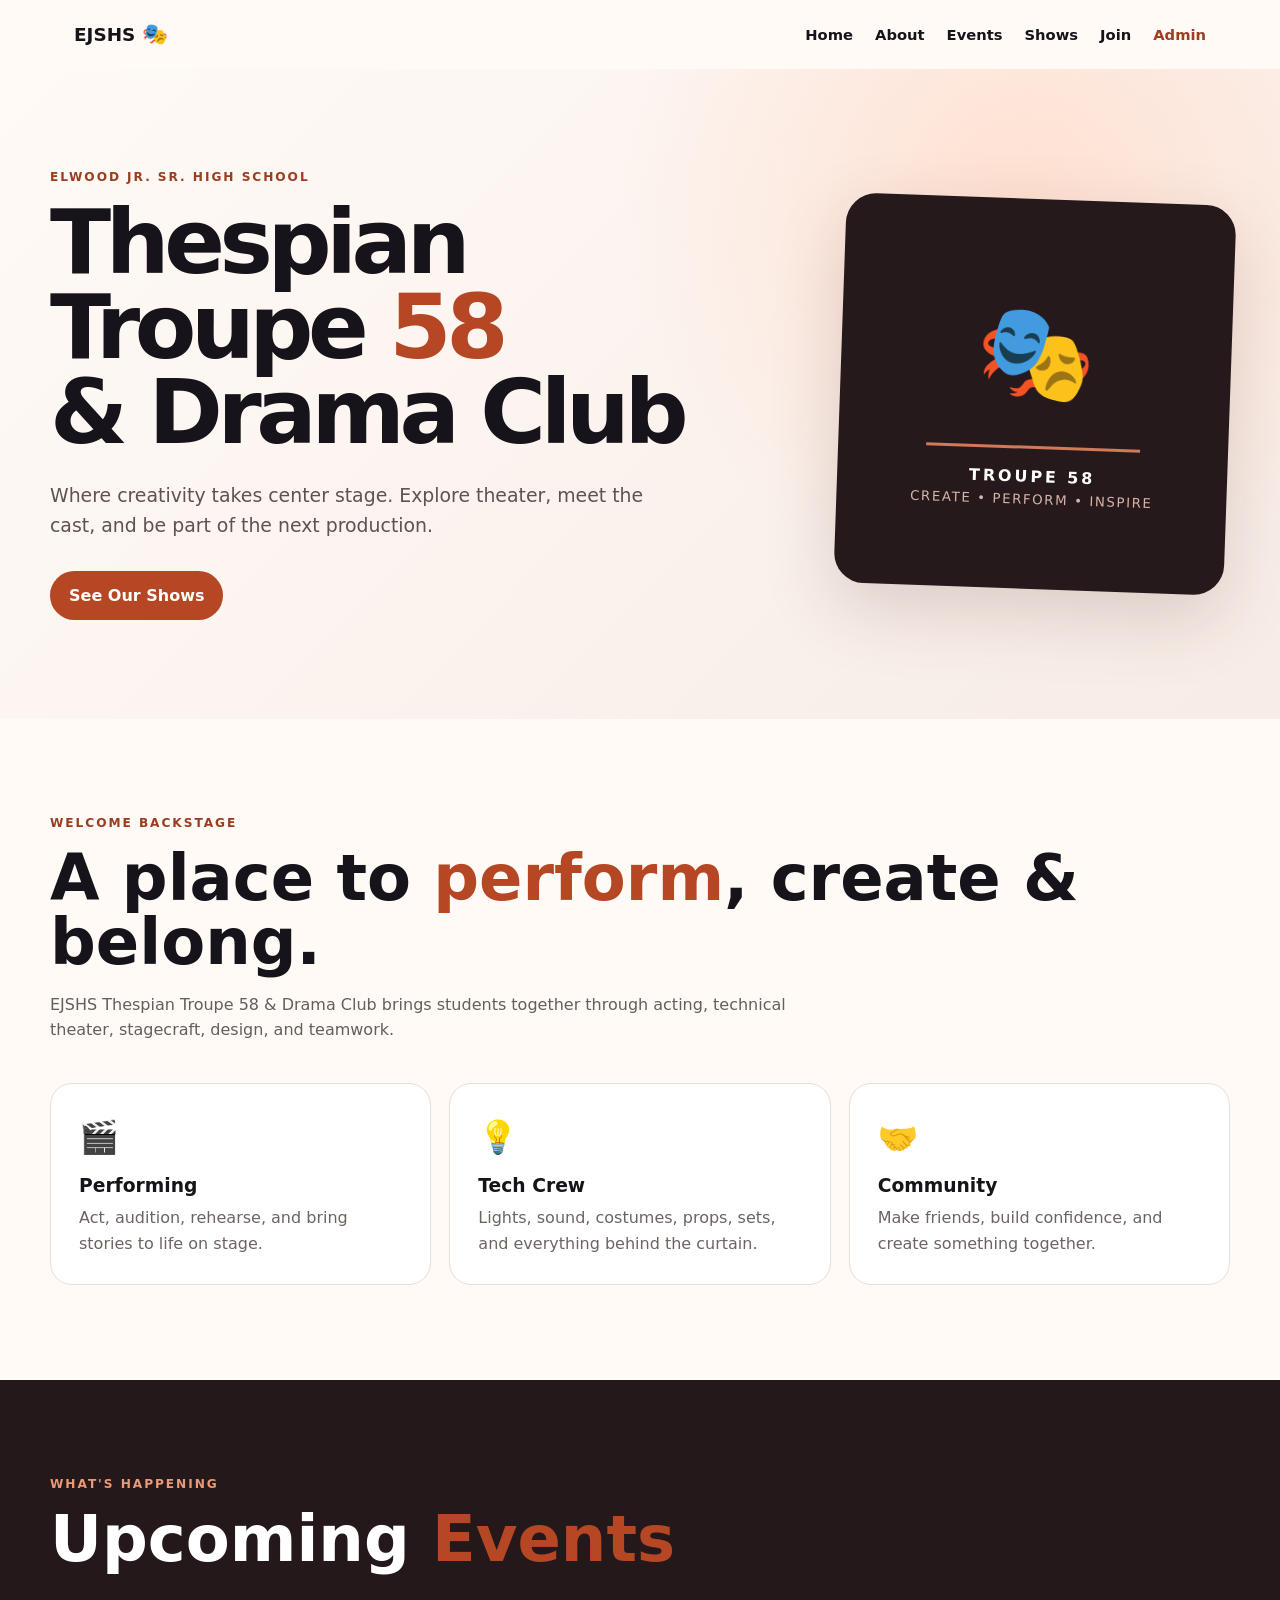
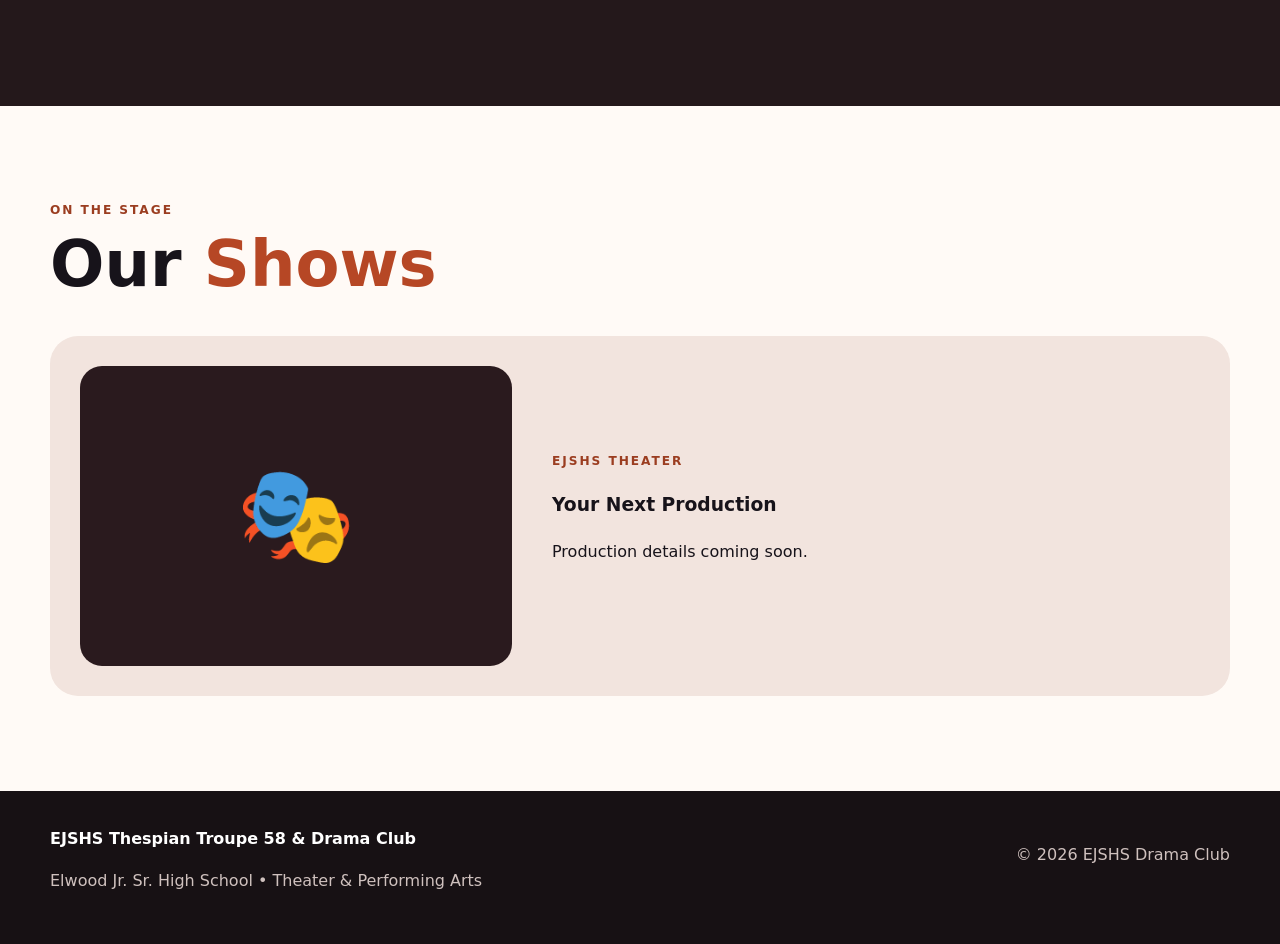
<file: index.html>
<!DOCTYPE html>
<html lang="en">
<head>
<meta charset="UTF-8"><meta name="viewport" content="width=device-width,initial-scale=1">
<title>EJSHS Thespian Troupe 58 & Drama Club</title>
<link rel="stylesheet" href="style.css">
</head>
<body>
<header><nav class="nav"><div class="brand">EJSHS <span>🎭</span></div><div class="links">
<a href="#home">Home</a><a href="#about">About</a><a href="#events">Events</a><a href="#shows">Shows</a><a href="#join">Join</a><a class="admin-link" href="admin.html">Admin</a>
</div></nav></header>
<main>
<section id="home" class="hero"><div class="hero-content">
<p class="eyebrow" id="school">ELWOOD JR. SR. HIGH SCHOOL</p>
<h1 id="heroTitle">Thespian Troupe <span>58</span><br>& Drama Club</h1>
<p class="lead" id="heroText">Where creativity takes center stage. Explore theater, meet the cast, and be part of the next production.</p>
<div class="buttons"><a class="btn primary" href="#shows">See Our Shows</a></div>
</div><div class="theater-card"><div class="curtain">🎭</div><div class="stage-line"></div><strong>TROUPE 58</strong><small>CREATE • PERFORM • INSPIRE</small></div></section>

<section id="about" class="section"><p class="eyebrow">WELCOME BACKSTAGE</p><h2 id="aboutTitle">A place to <span>perform</span>, create & belong.</h2><p class="section-text" id="aboutText">EJSHS Thespian Troupe 58 & Drama Club brings students together through acting, technical theater, stagecraft, design, and teamwork.</p>
<div class="cards">
<article><div class="icon">🎬</div><h3 id="card1Title">Performing</h3><p id="card1Text">Act, audition, rehearse, and bring stories to life on stage.</p></article>
<article><div class="icon">💡</div><h3 id="card2Title">Tech Crew</h3><p id="card2Text">Lights, sound, costumes, props, sets, and everything behind the curtain.</p></article>
<article><div class="icon">🤝</div><h3 id="card3Title">Community</h3><p id="card3Text">Make friends, build confidence, and create something together.</p></article>
</div></section>

<section id="events" class="dark section"><p class="eyebrow">WHAT'S HAPPENING</p><h2>Upcoming <span>Events</span></h2>
<div class="event-grid" id="eventsList"></div></section>

<section id="shows" class="section"><p class="eyebrow">ON THE STAGE</p><h2>Our <span>Shows</span></h2>
<div class="show-card"><div class="show-art">🎭</div><div><p class="eyebrow">EJSHS THEATER</p><h3 id="showTitle">Your Next Production</h3><p id="showText">Production details coming soon.</p></div></div></section>


</main>
<footer><div><strong>EJSHS Thespian Troupe 58 & Drama Club</strong><p>Elwood Jr. Sr. High School • Theater & Performing Arts</p></div><p>© 2026 EJSHS Drama Club</p></footer>
<script src="script.js"></script>
</body></html>
</file>
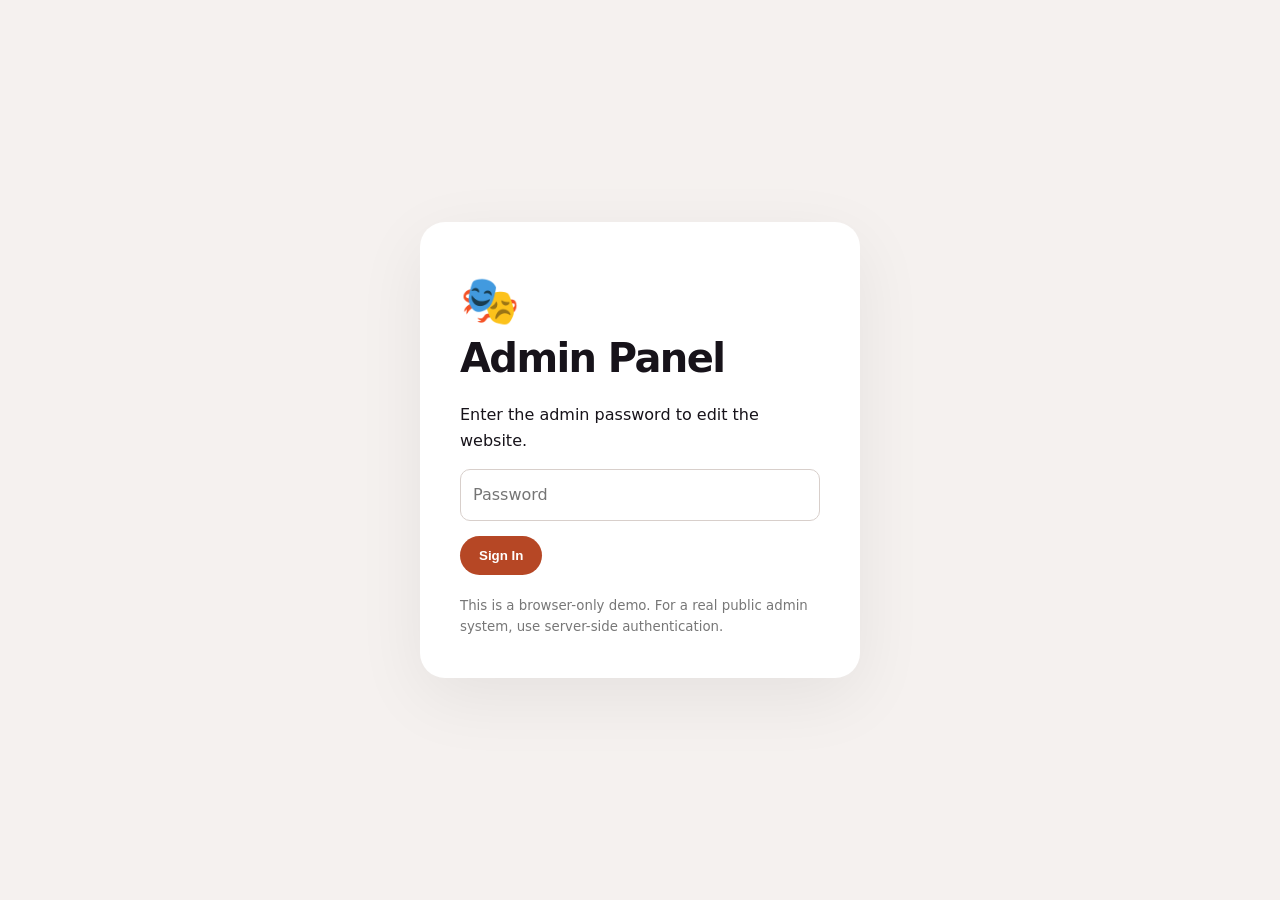
<file: admin.html>
<!DOCTYPE html>
<html lang="en"><head><meta charset="UTF-8"><meta name="viewport" content="width=device-width,initial-scale=1"><title>EJSHS Admin</title><link rel="stylesheet" href="style.css"></head>
<body class="admin-page">
<div id="login" class="login"><div class="panel"><div class="admin-logo">🎭</div><h1>Admin Panel</h1><p>Enter the admin password to edit the website.</p><input id="password" type="password" placeholder="Password"><button class="btn primary" onclick="login()">Sign In</button><p id="loginMsg"></p><small>This is a browser-only demo. For a real public admin system, use server-side authentication.</small></div></div>
<div id="dashboard" class="dashboard hidden">
<header class="dash-head"><div><strong>🎭 EJSHS Admin</strong><span>Website Editor</span></div><div><a class="btn secondary" href="index.html">View Site</a><button class="btn primary" onclick="logout()">Log Out</button></div></header>
<div class="dash-grid">
<aside class="sidebar"><button class="side active" onclick="showTab('content',this)">📝 Content</button><button class="side" onclick="showTab('events',this)">📅 Events</button><button class="side" onclick="showTab('settings',this)">⚙️ Settings</button></aside>
<section class="editor">
<div id="contentTab" class="tab"><h1>Edit Website</h1><p class="muted">Change text below, then click Save Changes.</p>
<label>School Name<input id="schoolInput"></label><label>Hero Title<input id="heroTitleInput"></label><label>Hero Description<textarea id="heroTextInput"></textarea></label><label>About Title<input id="aboutTitleInput"></label><label>About Text<textarea id="aboutTextInput"></textarea></label>
<div class="two"><label>Performing Title<input id="card1TitleInput"></label><label>Performing Text<textarea id="card1TextInput"></textarea></label><label>Tech Title<input id="card2TitleInput"></label><label>Tech Text<textarea id="card2TextInput"></textarea></label><label>Community Title<input id="card3TitleInput"></label><label>Community Text<textarea id="card3TextInput"></textarea></label></div>
<label>Show Title<input id="showTitleInput"></label><label>Show Description<textarea id="showTextInput"></textarea></label><label>Join Section Text<textarea id="joinTextInput"></textarea></label><button class="btn primary" onclick="saveContent()">Save Changes</button></div>
<div id="eventsTab" class="tab hidden"><h1>Manage Events</h1><p class="muted">Add, edit, or remove upcoming events.</p><div id="eventEditor"></div><button class="btn secondary" onclick="addEvent()">+ Add Event</button><button class="btn primary" onclick="saveEvents()">Save Events</button></div>
<div id="settingsTab" class="tab hidden"><h1>Settings</h1><label>Contact Email<input id="emailInput" type="email"></label><label>Admin Password<input id="newPassword" type="password" placeholder="Leave blank to keep current"></label><button class="btn primary" onclick="saveSettings()">Save Settings</button><div class="notice">⚠️ The password and content are stored in this browser's local storage. This is suitable for a local/demo site, not a secure public admin system.</div></div>
</section></div></div>
<script src="admin.js"></script></body></html>
</file>
<file: style.css>
*{box-sizing:border-box}html{scroll-behavior:smooth}body{margin:0;font-family:Inter,system-ui,-apple-system,"Segoe UI",sans-serif;color:#17131a;background:#fffaf6;line-height:1.6}a{text-decoration:none;color:inherit}.nav{max-width:1180px;margin:auto;padding:18px 24px;display:flex;justify-content:space-between;align-items:center}.brand{font-weight:900;font-size:1.15rem}.brand span{font-size:1.3rem}.links{display:flex;gap:22px;font-weight:700;font-size:.92rem}.links a:hover{opacity:.65}.admin-link{color:#9b3d20}.hero{min-height:650px;padding:90px max(24px,calc((100% - 1180px)/2));display:flex;align-items:center;justify-content:space-between;gap:50px;background:radial-gradient(circle at 80% 20%,#ffe1d2,transparent 35%),linear-gradient(135deg,#fffaf6,#f7ece6)}.hero-content{max-width:700px}.eyebrow{font-size:.76rem;letter-spacing:.16em;font-weight:900;text-transform:uppercase;color:#9b3d20;margin:0 0 12px}h1{font-size:clamp(3rem,7vw,6.2rem);line-height:.95;letter-spacing:-.06em;margin:0 0 25px}h1 span,h2 span{color:#b64725}.lead{font-size:1.18rem;max-width:610px;color:#5d5352}.buttons{display:flex;gap:12px;margin-top:30px;flex-wrap:wrap}.btn{display:inline-block;padding:12px 19px;border:0;border-radius:999px;font-weight:850;cursor:pointer}.primary{background:#b64725;color:white}.secondary{border:1px solid #cfc2bc;background:transparent}.theater-card{width:min(390px,100%);aspect-ratio:1;display:flex;flex-direction:column;align-items:center;justify-content:center;background:#26191c;color:white;border-radius:30px;box-shadow:0 25px 70px #4b241c2b;transform:rotate(2deg)}.curtain{font-size:6rem}.stage-line{width:55%;border-bottom:3px solid #d17a57;margin:15px}.theater-card strong{letter-spacing:.18em}.theater-card small{color:#d9b4a8;letter-spacing:.12em}.section{padding:95px max(24px,calc((100% - 1180px)/2))}.section h2{font-size:clamp(2.2rem,5vw,4rem);line-height:1;margin:0 0 18px}.section-text{max-width:750px;color:#675d5a}.cards,.event-grid{display:grid;grid-template-columns:repeat(3,1fr);gap:18px;margin-top:40px}.cards article,.event{padding:28px;border:1px solid #eaded8;border-radius:22px;background:#fff}.icon{font-size:2rem}.cards h3,.event h3{margin:8px 0 4px}.cards p,.event p{margin:0;color:#6d6461}.dark{background:#24181b;color:#fff}.dark .eyebrow{color:#e99a77}.dark .event{background:#302124;border-color:#49373a}.dark .event p{color:#c5b6b3}.date{font-size:1.8rem}.show-card{display:grid;grid-template-columns:1fr 1.5fr;gap:40px;align-items:center;margin-top:40px;padding:30px;border-radius:28px;background:#f2e4de}.show-art{min-height:300px;border-radius:22px;background:#2a1a1e;display:grid;place-items:center;font-size:6rem}.join{padding:70px max(24px,calc((100% - 1180px)/2));display:flex;align-items:center;justify-content:space-between;gap:30px;background:#b64725;color:#fff}.join .eyebrow{color:#ffd8c7}.join h2{font-size:clamp(2.3rem,5vw,4rem);line-height:1;margin:0 0 12px}.join h2 span{color:#ffd8c7}.light{background:white;color:#9b3d20}footer{padding:35px max(24px,calc((100% - 1180px)/2));display:flex;justify-content:space-between;background:#171114;color:#cfc1be}footer strong{color:#fff}.admin-page{background:#f5f1ef}.login{min-height:100vh;display:grid;place-items:center;padding:20px}.panel{width:min(440px,100%);background:white;padding:40px;border-radius:25px;box-shadow:0 20px 70px #0001}.admin-logo{font-size:3rem}.panel h1{font-size:2.5rem;letter-spacing:-.04em}.panel input{width:100%;margin:15px 0}.panel small{display:block;color:#777;margin-top:20px}.dashboard{min-height:100vh}.dash-head{height:75px;padding:15px 25px;background:#24181b;color:#fff;display:flex;align-items:center;justify-content:space-between}.dash-head strong{font-size:1.1rem}.dash-head span{color:#c8b8b4;margin-left:10px}.dash-grid{display:grid;grid-template-columns:230px 1fr;min-height:calc(100vh - 75px)}.sidebar{background:#fff;border-right:1px solid #ddd;padding:20px}.side{width:100%;text-align:left;padding:13px;border:0;background:transparent;border-radius:10px;font-weight:800;cursor:pointer;margin-bottom:6px}.side.active,.side:hover{background:#f1e5df;color:#9b3d20}.editor{padding:40px;max-width:950px}.editor h1{font-size:2.8rem}.muted{color:#777}label{display:block;font-weight:800;margin:18px 0}input,textarea{display:block;width:100%;border:1px solid #d8cfcb;border-radius:10px;padding:12px;margin-top:7px;font:inherit;background:#fff}textarea{min-height:95px;resize:vertical}.two{display:grid;grid-template-columns:1fr 1fr;gap:20px}.event-edit{background:#fff;padding:18px;border:1px solid #ddd;border-radius:15px;margin:14px 0}.event-edit input,.event-edit textarea{margin:6px 0}.event-edit button{border:0;background:#eee;border-radius:8px;padding:8px 12px;cursor:pointer}.notice{margin-top:25px;padding:18px;background:#fff3d9;border-radius:12px}.hidden{display:none!important}@media(max-width:800px){.links{display:none}.hero{padding-top:55px;flex-direction:column;align-items:flex-start}.theater-card{align-self:center;max-width:330px}.cards,.event-grid,.two,.dash-grid{grid-template-columns:1fr}.show-card{grid-template-columns:1fr}.sidebar{border-right:0;border-bottom:1px solid #ddd}.editor{padding:25px}.join,footer{flex-direction:column;align-items:flex-start}h1{font-size:3.5rem}}
</file>
